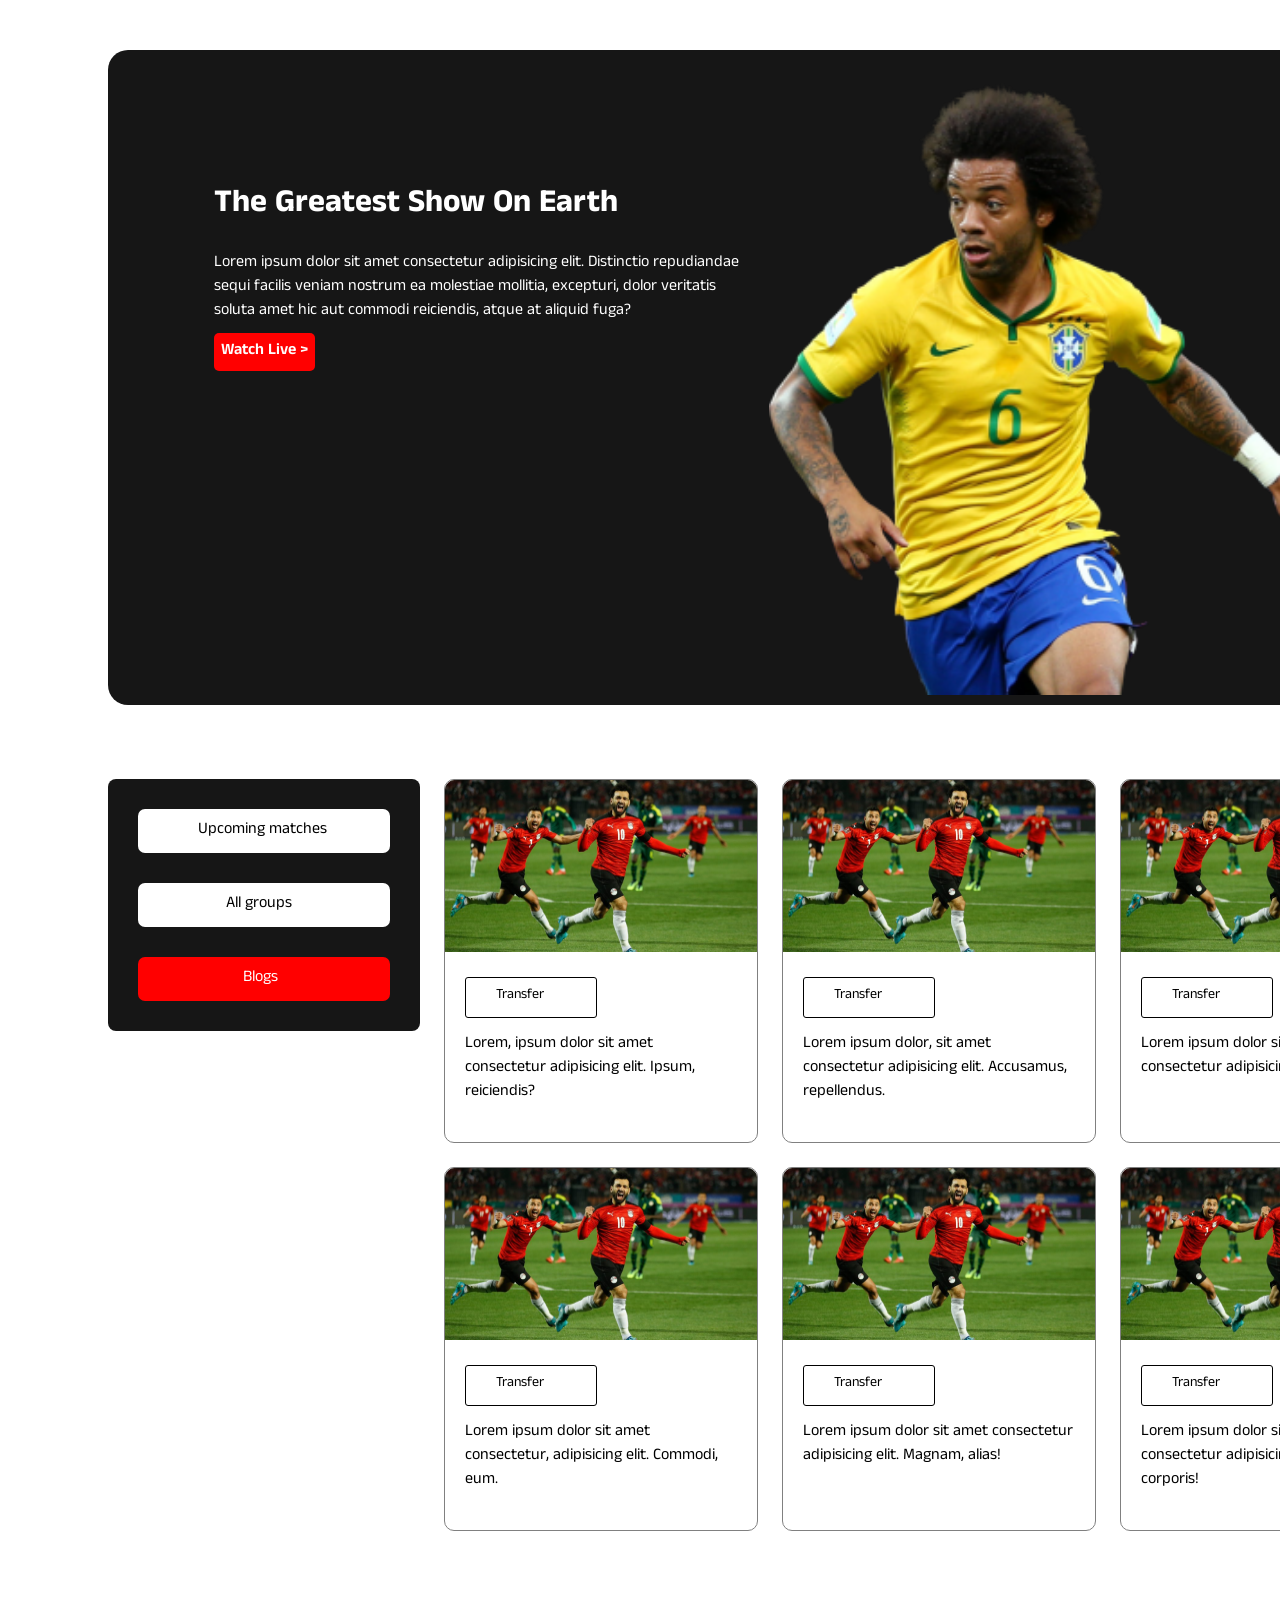
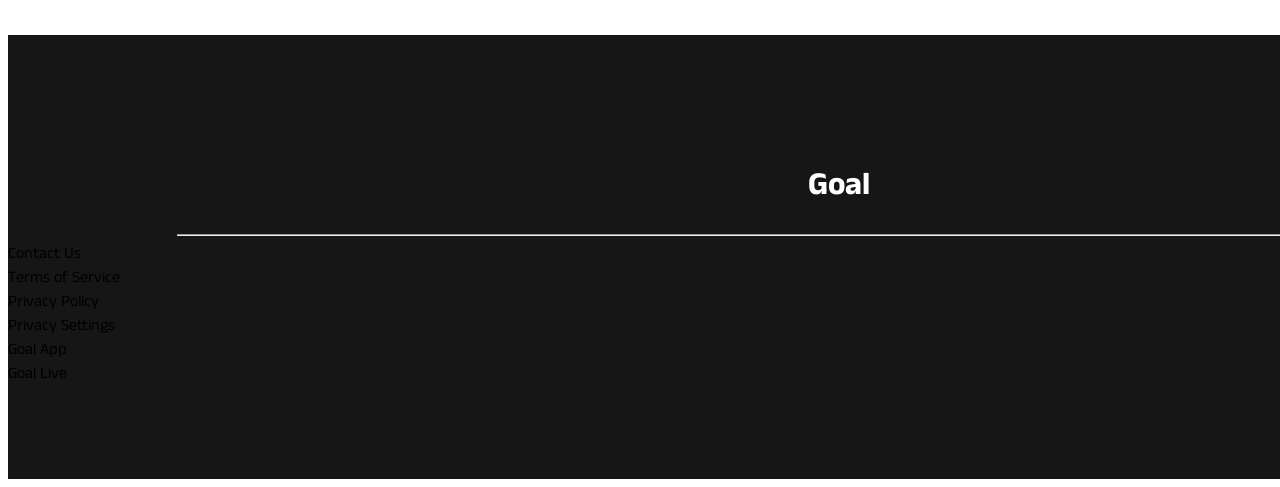
<file: index.html>
<!DOCTYPE html>
<html lang="en">

<head>
    <meta charset="UTF-8">
    <meta http-equiv="X-UA-Compatible" content="IE=edge">
    <meta name="viewport" content="width=device-width, initial-scale=1.0">
    <title>World Cup</title>
    <link rel="stylesheet" href="style.css">
</head>

<body>
    <main>
        <div class="container">
            <div class="headings">
                <h1>The Greatest Show On Earth</h1>
                <p>Lorem ipsum dolor sit amet consectetur adipisicing elit. Distinctio repudiandae sequi facilis veniam
                    nostrum ea molestiae mollitia, excepturi, dolor veritatis soluta amet hic aut commodi reiciendis,
                    atque
                    at aliquid fuga?</p>
                <a class="link-button" target="_blank" href=""> Watch Live ></a>

            </div>
            <div class="player">
                <img class="marcelo" src="assets/Banner Image.png" alt="">
            </div>
        </div>
        <div class="others">
            <div class="important-button">
                <div class="list">
                    <a class="upcoming-matches" target="_blank" href="">Upcoming matches</a>
                    <a class="all-groups" target="_blank" href="">All groups</a>
                    <a class="blog" target="_blank" href="">Blogs</a>
                </div>
            </div>
            <div class="transfer">
                <div class="highlits">
                    <img src="assets/Blog Image.png" alt="">
                    <p class="box">Transfer</p>
                    <p>Lorem, ipsum dolor sit amet consectetur adipisicing elit. Ipsum, reiciendis?</p>
                </div>
                <div class="highlits">
                    <img src="assets/Blog Image.png" alt="">
                    <p class="box">Transfer</p>
                    <p>Lorem ipsum dolor, sit amet consectetur adipisicing elit. Accusamus, repellendus.</p>
                </div>
                <div class="highlits">
                    <img src="assets/Blog Image.png" alt="">
                    <p class="box">Transfer</p>
                    <p>Lorem ipsum dolor sit, amet consectetur adipisicing elit. Hic, porro!</p>
                </div>
                <div class="highlits">
                    <img src="assets/Blog Image.png" alt="">
                    <p class="box">Transfer</p>
                    <p>Lorem ipsum dolor sit amet consectetur, adipisicing elit. Commodi, eum.</p>
                </div>
                <div class="highlits">
                    <img src="assets/Blog Image.png" alt="">
                    <p class="box">Transfer</p>
                    <p>Lorem ipsum dolor sit amet consectetur adipisicing elit. Magnam, alias!</p>

                </div>
                <div class="highlits">
                    <img src="assets/Blog Image.png" alt="">
                    <p class="box">Transfer</p>
                    <p>Lorem ipsum dolor sit, amet consectetur adipisicing elit. Soluta, corporis!</p>
                </div>
            </div>
        </div>
        <div class="foooter">
            <h1 class="goal">Goal</h1>
            <hr>
            <footer class="ending">Contact Us</footer>
            <footer class="ending">Terms of Service</footer>
            <footer class="ending">Privacy Policy</footer>
            <footer class="ending">Privacy Settings</footer>
            <footer class="ending">Goal App</footer>
            <footer class="ending">Goal Live</footer>
        </div>
    </main>

</body>

</html>
</file>
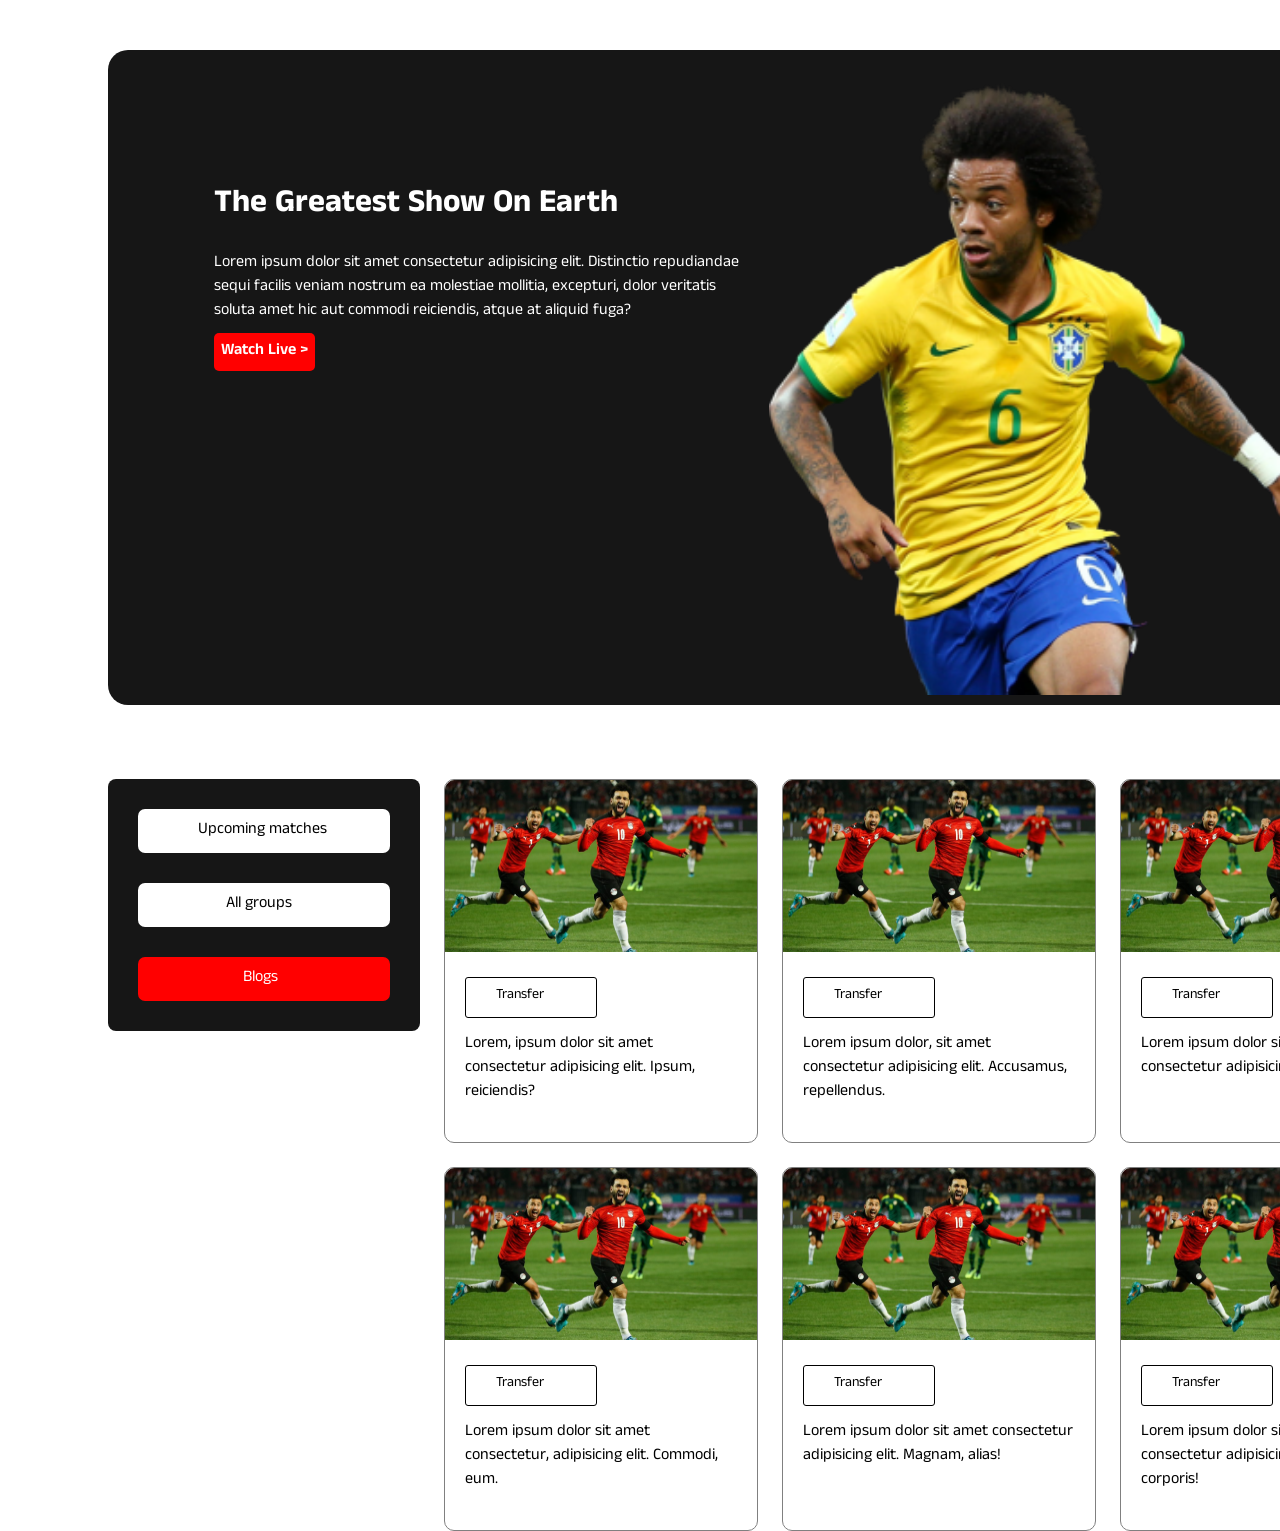
<file: home.html>
<!DOCTYPE html>
<html lang="en">

<head>
    <meta charset="UTF-8">
    <meta http-equiv="X-UA-Compatible" content="IE=edge">
    <meta name="viewport" content="width=device-width, initial-scale=1.0">
    <title>World Cup</title>
    <link rel="stylesheet" href="style.css">
</head>

<body>
    <main>
        <div class="container">
            <div class="headings">
                <h1>The Greatest Show On Earth</h1>
                <p>Lorem ipsum dolor sit amet consectetur adipisicing elit. Distinctio repudiandae sequi facilis veniam
                    nostrum ea molestiae mollitia, excepturi, dolor veritatis soluta amet hic aut commodi reiciendis,
                    atque
                    at aliquid fuga?</p>
                <a class="link-button" target="_blank" href=""> Watch Live ></a>

            </div>
            <div class="player">
                <img class="marcelo" src="assets/Banner Image.png" alt="">
            </div>
        </div>
        <div class="others">
            <div class="important-button">
                <div class="list">
                    <a class="upcoming-matches" target="_blank" href="">Upcoming matches</a>
                    <a class="all-groups" target="_blank" href="">All groups</a>
                    <a class="blog" target="_blank" href="">Blogs</a>
                </div>
            </div>
            <div class="transfer">
                <div class="highlits">
                    <img src="assets/Blog Image.png" alt="">
                    <p class="box">Transfer</p>
                    <p>Lorem, ipsum dolor sit amet consectetur adipisicing elit. Ipsum, reiciendis?</p>
                </div>
                <div class="highlits">
                    <img src="assets/Blog Image.png" alt="">
                    <p class="box">Transfer</p>
                    <p>Lorem ipsum dolor, sit amet consectetur adipisicing elit. Accusamus, repellendus.</p>
                </div>
                <div class="highlits">
                    <img src="assets/Blog Image.png" alt="">
                    <p class="box">Transfer</p>
                    <p>Lorem ipsum dolor sit, amet consectetur adipisicing elit. Hic, porro!</p>
                </div>
                <div class="highlits">
                    <img src="assets/Blog Image.png" alt="">
                    <p class="box">Transfer</p>
                    <p>Lorem ipsum dolor sit amet consectetur, adipisicing elit. Commodi, eum.</p>
                </div>
                <div class="highlits">
                    <img src="assets/Blog Image.png" alt="">
                    <p class="box">Transfer</p>
                    <p>Lorem ipsum dolor sit amet consectetur adipisicing elit. Magnam, alias!</p>

                </div>
                <div class="highlits">
                    <img src="assets/Blog Image.png" alt="">
                    <p class="box">Transfer</p>
                    <p>Lorem ipsum dolor sit, amet consectetur adipisicing elit. Soluta, corporis!</p>
                </div>
            </div>
        </div>
    </main>
</body>

</html>
</file>
<file: style.css>
@import url("https://fonts.googleapis.com/css2?family=Anek+Telugu:wght@700&display=swap");

body {
    font-family: 'Anek Telugu', sans-serif;

}

main {
    align-items: center;
}

.container {
    background-color: #161616;
    color: white;
    display: flex;
    margin-left: 100px;
    margin-right: 100px;
    margin-top: 50px;
    border-radius: 20px;
    justify-content: space-between;
    width: 1321px;
}

.headings {
    width: 531px;
    height: 424px;
    padding-left: 106px;
    padding-top: 111px;
    padding-bottom: 111px;
}

.headings a {
    text-decoration: none;
    background-color: red;
    color: white;
    font-weight: 600;
    padding: 7px 7px;
    border-radius: 5px;
}

.marcelo {
    width: 581px;
    padding-top: 33px;
    padding-right: 79px;
}

.others {
    display: flex;
    margin: 50px 100px;
    position: absolute;
}

.important-button {
    width: 312px;
    height: 252px;
    background-color: #161616;
    border-radius: 8px;
    margin-top: 24px;
}

.list {
    display: flex;
    flex-direction: column;
    padding: 30px 30px;
}

.upcoming-matches {
    text-decoration: none;
    background-color: white;
    color: black;
    padding-left: 60px;
    padding-top: 10px;
    border-radius: 7px;
    height: 34px;
}

.all-groups {
    text-decoration: none;
    background-color: white;
    color: black;
    margin-top: 30px;
    padding-top: 10px;
    padding-left: 88px;
    border-radius: 7px;
    height: 34px;
}

.blog {
    text-decoration: none;
    background-color: red;
    color: white;
    margin-top: 30px;
    padding-top: 10px;
    padding-left: 105px;
    border-radius: 7px;
    height: 34px;
}

.transfer {
    display: grid;
    grid-template-columns: repeat(3, 1fr);
}

.highlits {
    width: 312px;
    height: 362px;
    margin-left: 24px;
    margin-top: 24px;
    border: 1px solid gray;
    border-radius: 10px;

}

.highlits img {
    width: 312px;
    height: 172px;

}

.highlits p {
    margin: 15px 20px;
}

.box {
    width: 100px;
    height: 32px;
    border: 1px solid black;
    border-radius: 3px;
    padding-top: 7px;
    padding-left: 30px;
    font-size: 14px;
}

.icon img {
    width: 24px;
    height: 24px;
}

.comments img {
    width: 24px;
    height: 24px;
}

.foooter {
    width: 1660px;
    height: 444px;
    background-color: #161616;
    margin-top: 930px;
}

.goal {
    text-align: center;
    color: white;
    padding-top: 130px;
    padding-left: 153px;
    padding-right: 152px;
}

.foooter hr {
    width: 1320px;
    height: 0;

}
</file>
